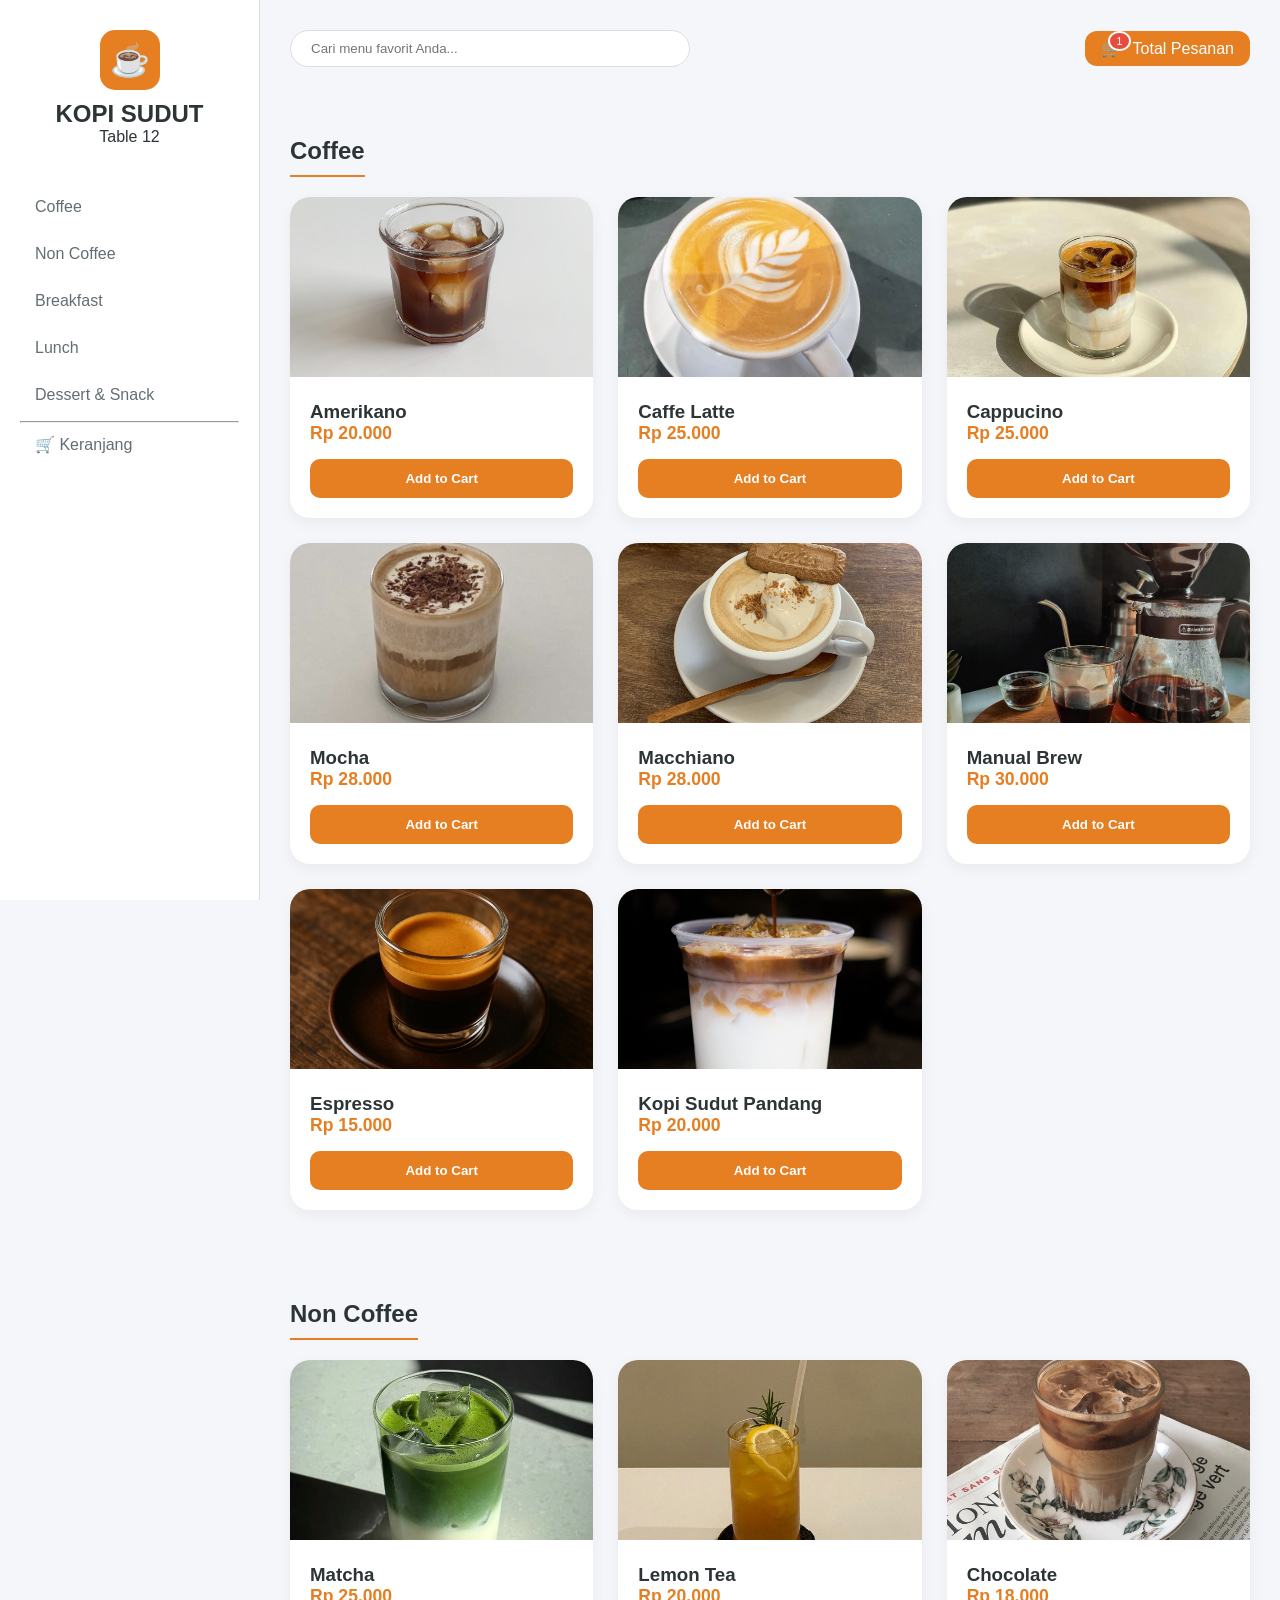
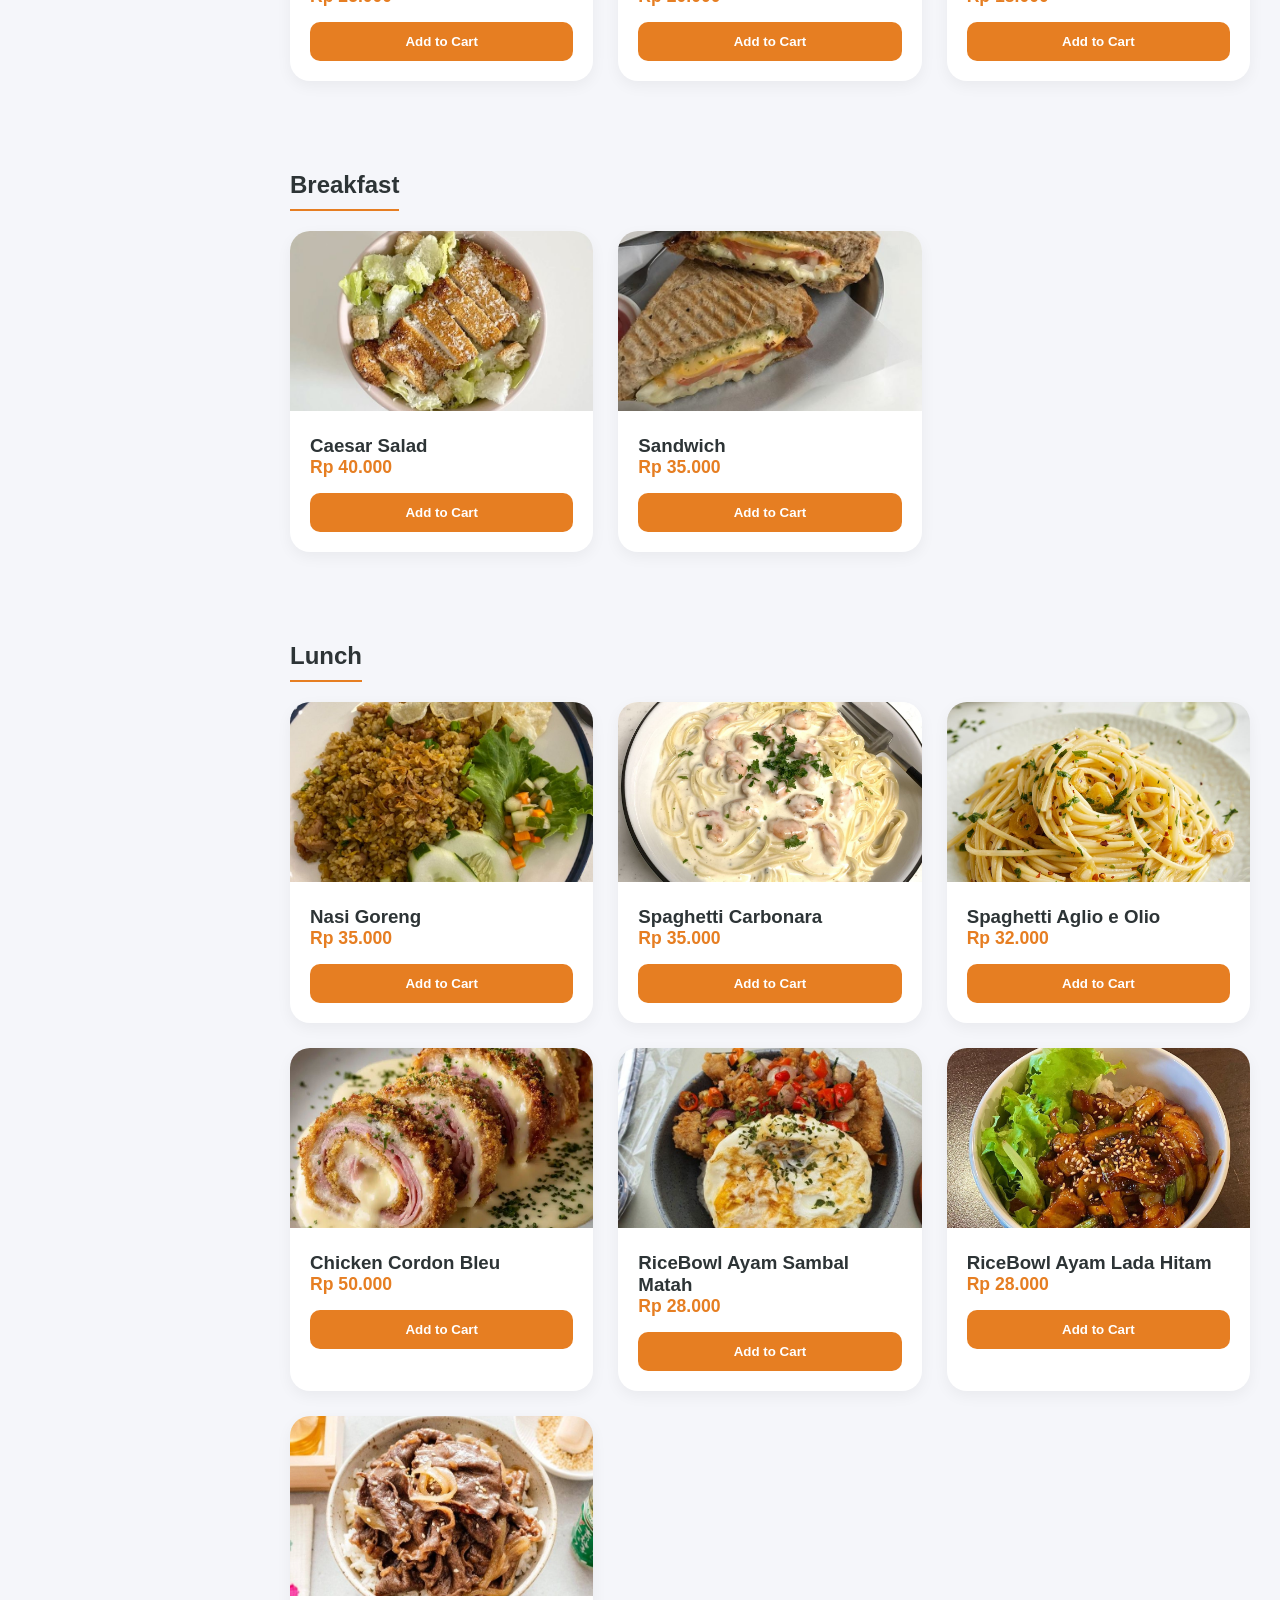
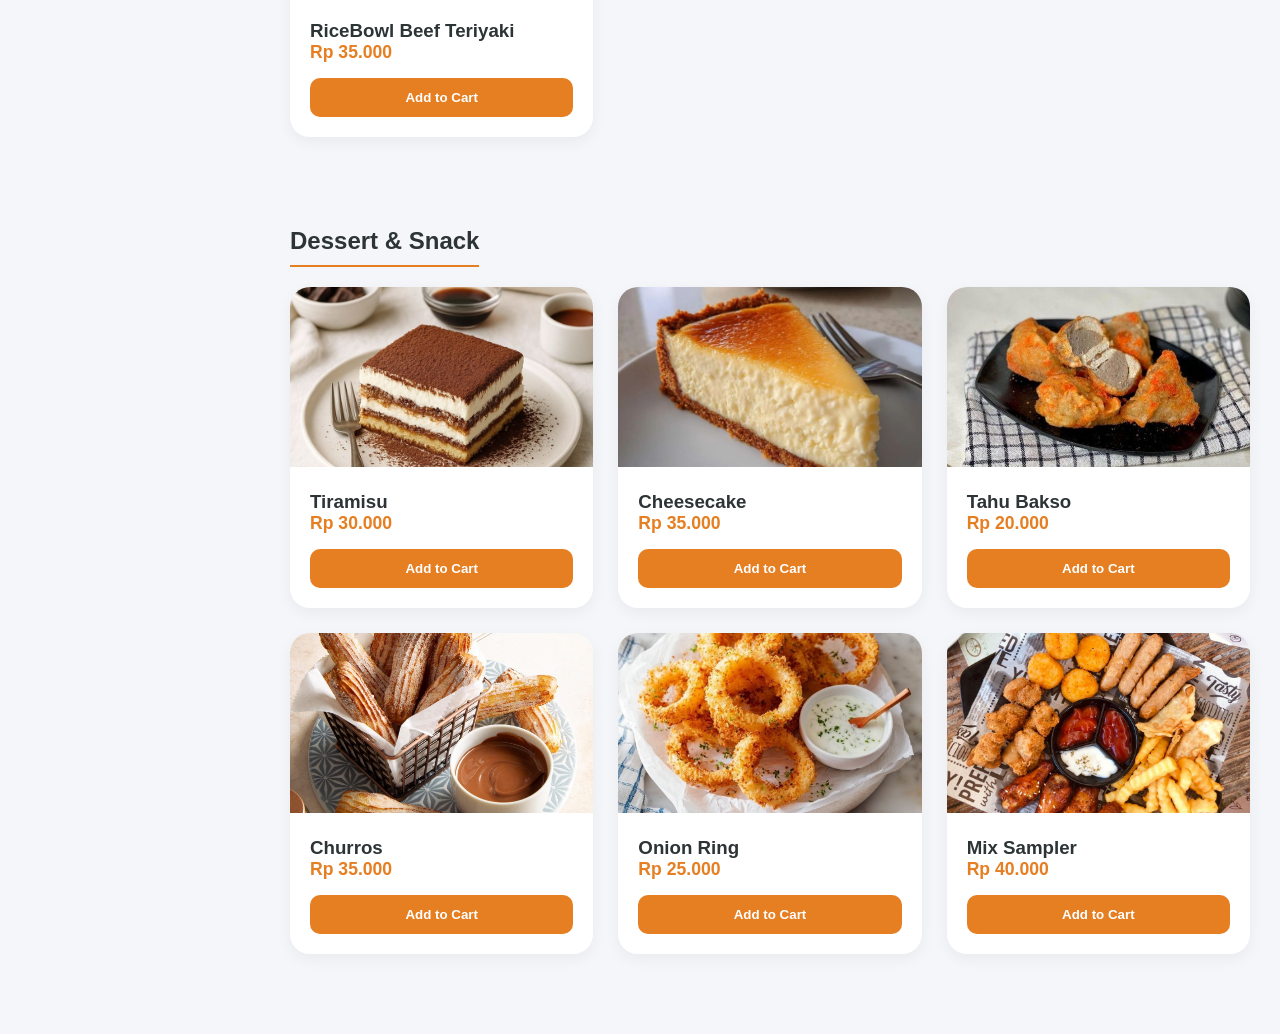
<file: index.html>
<!DOCTYPE html>
<html lang="id">
<head>
    <meta charset="UTF-8">
    <meta name="viewport" content="width=device-width, initial-scale=1.0">
    <title>KOPI SUDUT - Desktop Menu</title>
    <link rel="stylesheet" href="css/style.css">
</head>
<body>
    <div class="desktop-wrapper">
        <aside class="sidebar">
            <div class="brand-section">
                <div class="icon-cafe">☕</div>
                <h2>KOPI SUDUT</h2>
                <p>Table 12</p>
            </div>
            <nav class="side-nav">
                <a href="#coffee">Coffee</a>
                <a href="#Non Coffee">Non Coffee</a>
                <a href="#breakfast">Breakfast</a>
                <a href="#lunch">Lunch</a>
                <a href="#dessert">Dessert & Snack</a>
                <hr>
                <a href="cart.html">🛒 Keranjang</a>
            </nav>
        </aside>

        <div class="main-content">
            <header class="top-bar">
                <div class="search-bar">
                    <input type="text" placeholder="Cari menu favorit Anda...">
                </div>
                <div class="user-actions">
                    <a href="cart.html" class="cart-btn">
                        <div class="cart-icon-wrapper">
                            <span>🛒</span>
                            <span class="badge-count">1</span>
                        </div>
                        <span class="cart-text">Total Pesanan</span>
                    </a>
                </div>
            </header>

            <main>
                <header class="section-header">
                    <h2 id="coffee">Coffee</h2>
                </header>
                <section class="product-grid">
                    <article class="card"><img src="img/amerikano.jpg" alt="Amerikano"><div class="card-body"><h3>Amerikano</h3><span class="price">Rp 20.000</span><button class="btn-primary">Add to Cart</button></div></article>
                    <article class="card"><img src="img/cafelatte.jpg" alt="Caffe Latte"><div class="card-body"><h3>Caffe Latte</h3><span class="price">Rp 25.000</span><button class="btn-primary">Add to Cart</button></div></article>
                    <article class="card"><img src="img/cappucinno.jpg" alt="Cappucino"><div class="card-body"><h3>Cappucino</h3><span class="price">Rp 25.000</span><button class="btn-primary">Add to Cart</button></div></article>
                    <article class="card"><img src="img/mocha.jpg" alt="Mocha"><div class="card-body"><h3>Mocha</h3><span class="price">Rp 28.000</span><button class="btn-primary">Add to Cart</button></div></article>
                    <article class="card"><img src="img/lotuslatte.jpg" alt="Macchiano"><div class="card-body"><h3>Macchiano</h3><span class="price">Rp 28.000</span><button class="btn-primary">Add to Cart</button></div></article>
                    <article class="card"><img src="img/manualbrew.jpg" alt="Manual Brew"><div class="card-body"><h3>Manual Brew</h3><span class="price">Rp 30.000</span><button class="btn-primary">Add to Cart</button></div></article>
                    <article class="card"><img src="img/espresso.jpg" alt="Espresso"><div class="card-body"><h3>Espresso</h3><span class="price">Rp 15.000</span><button class="btn-primary">Add to Cart</button></div></article>
                    <article class="card"><img src="img/kopisudut.jpg" alt="Kopi Sudut"><div class="card-body"><h3>Kopi Sudut Pandang</h3><span class="price">Rp 20.000</span><button class="btn-primary">Add to Cart</button></div></article>
                </section>

                <header class="section-header">
                    <h2 id="Non Coffee">Non Coffee</h2>
                </header>
                <section class="product-grid">
                    <article class="card"><img src="img/matchalatte.jpg" alt="Matcha"><div class="card-body"><h3>Matcha</h3><span class="price">Rp 25.000</span><button class="btn-primary">Add to Cart</button></div></article>
                    <article class="card"><img src="img/lemontea.jpg" alt="Lemon Tea"><div class="card-body"><h3>Lemon Tea</h3><span class="price">Rp 20.000</span><button class="btn-primary">Add to Cart</button></div></article>
                    <article class="card"><img src="img/chocolate.jpg" alt="Chocolate"><div class="card-body"><h3>Chocolate</h3><span class="price">Rp 18.000</span><button class="btn-primary">Add to Cart</button></div></article>
                </section>

                <header class="section-header">
                    <h2 id="breakfast">Breakfast</h2>
                </header>
                <section class="product-grid">
                    <article class="card"><img src="img/caesarsalad.jpg" alt="Caesar Salad"><div class="card-body"><h3>Caesar Salad</h3><span class="price">Rp 40.000</span><button class="btn-primary">Add to Cart</button></div></article>
                    <article class="card"><img src="img/sandwich.jpg" alt="Sandwich"><div class="card-body"><h3>Sandwich</h3><span class="price">Rp 35.000</span><button class="btn-primary">Add to Cart</button></div></article>
                </section>

                <header class="section-header">
                    <h2 id="lunch">Lunch</h2>
                </header>
                <section class="product-grid">
                    <article class="card"><img src="img/nasigoreng.jpg" alt="Nasi Goreng"><div class="card-body"><h3>Nasi Goreng</h3><span class="price">Rp 35.000</span><button class="btn-primary">Add to Cart</button></div></article>
                    <article class="card"><img src="img/pastacarbonara.jpg" alt="Spaghetti Carbonara"><div class="card-body"><h3>Spaghetti Carbonara</h3><span class="price">Rp 35.000</span><button class="btn-primary">Add to Cart</button></div></article>
                    <article class="card"><img src="img/aglio.jpg" alt="Spaghetti Aglio e Olio"><div class="card-body"><h3>Spaghetti Aglio e Olio</h3><span class="price">Rp 32.000</span><button class="btn-primary">Add to Cart</button></div></article>
                    <article class="card"><img src="img/cordonbleu.jpg" alt="Chicken Cordon Bleu"><div class="card-body"><h3>Chicken Cordon Bleu</h3><span class="price">Rp 50.000</span><button class="btn-primary">Add to Cart</button></div></article>
                    <article class="card"><img src="img/rbmatah.jpg" alt="Ricebowl Ayam Sambal Matah"><div class="card-body"><h3>RiceBowl Ayam Sambal Matah</h3><span class="price">Rp 28.000</span><button class="btn-primary">Add to Cart</button></div></article>
                    <article class="card"><img src="img/rblada.jpg" alt="Ricebowl Ayam Lada Hitam"><div class="card-body"><h3>RiceBowl Ayam Lada Hitam</h3><span class="price">Rp 28.000</span><button class="btn-primary">Add to Cart</button></div></article>
                    <article class="card"><img src="img/rbbeef.jpg" alt="Ricebowl Beef Teriyaki"><div class="card-body"><h3>RiceBowl Beef Teriyaki</h3><span class="price">Rp 35.000</span><button class="btn-primary">Add to Cart</button></div></article>
                </section>

                <header class="section-header">
                    <h2 id="dessert">Dessert & Snack</h2>
                </header>
                <section class="product-grid">
                    <article class="card"><img src="img/tiramisu.jpg" alt="Tiramisu"><div class="card-body"><h3>Tiramisu</h3><span class="price">Rp 30.000</span><button class="btn-primary">Add to Cart</button></div></article>
                    <article class="card"><img src="img/cheesecake.jpg" alt="Cheesecake"><div class="card-body"><h3>Cheesecake</h3><span class="price">Rp 35.000</span><button class="btn-primary">Add to Cart</button></div></article>
                    <article class="card"><img src="img/tahubakso.jpg" alt="Tahu Bakso"><div class="card-body"><h3>Tahu Bakso</h3><span class="price">Rp 20.000</span><button class="btn-primary">Add to Cart</button></div></article>
                    <article class="card"><img src="img/churros.jpg" alt="Churros"><div class="card-body"><h3>Churros</h3><span class="price">Rp 35.000</span><button class="btn-primary">Add to Cart</button></div></article>
                    <article class="card"><img src="img/onionring.jpg" alt="Onion Ring"><div class="card-body"><h3>Onion Ring</h3><span class="price">Rp 25.000</span><button class="btn-primary">Add to Cart</button></div></article>
                    <article class="card"><img src="img/mixsampler.jpg" alt="Mix Sampler"><div class="card-body"><h3>Mix Sampler</h3><span class="price">Rp 40.000</span><button class="btn-primary">Add to Cart</button></div></article>
                </section>
            </main>
        </div>
    </div>
</body>
</html>
</file>
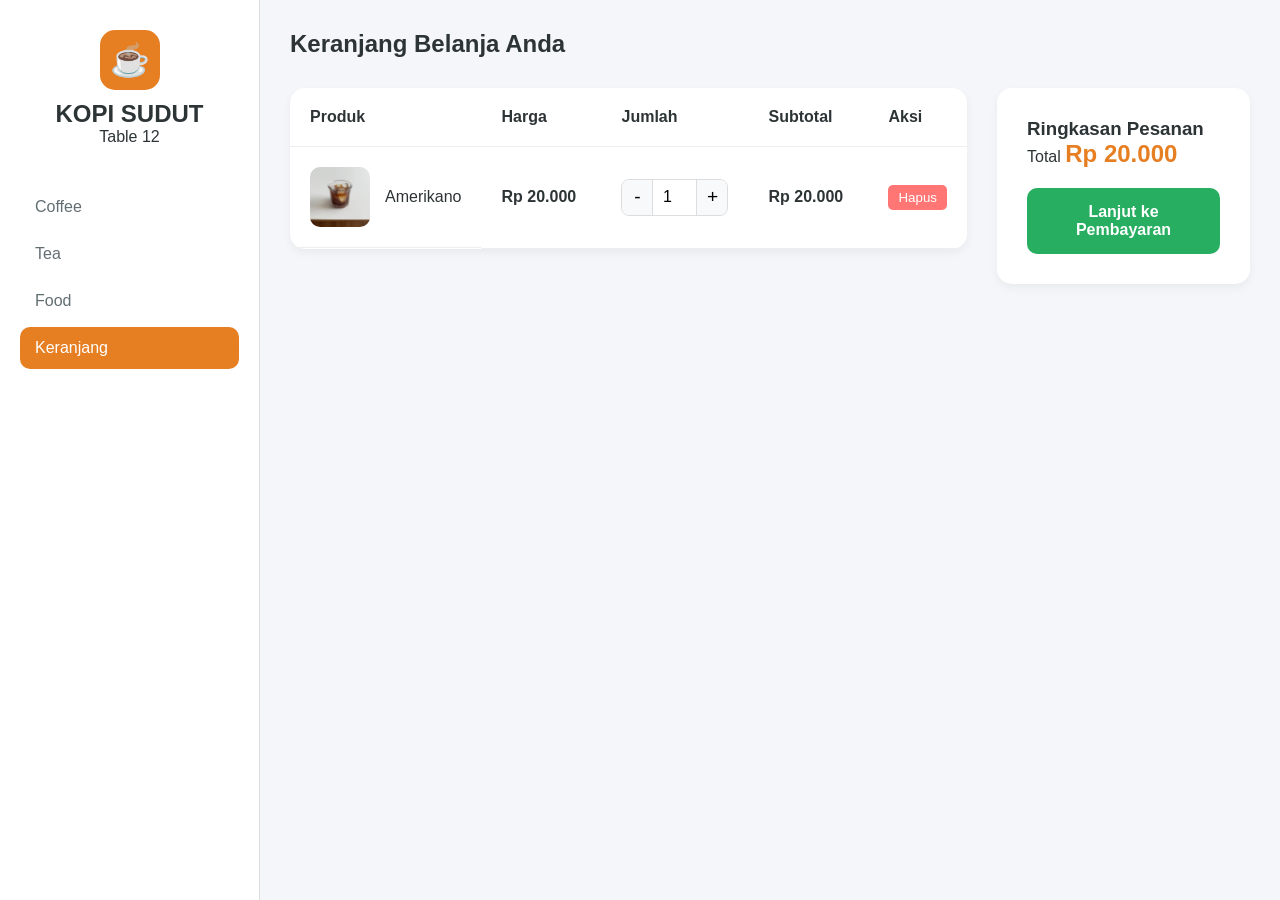
<file: cart.html>
<!DOCTYPE html>
<html lang="id">
<head>
    <meta charset="UTF-8">
    <meta name="viewport" content="width=device-width, initial-scale=1.0">
    <title>KOPI SUDUT - Keranjang Belanja</title>
    <link rel="stylesheet" href="css/style.css">
</head>
<body>
    <div class="desktop-wrapper">
        <aside class="sidebar">
            <div class="brand-section">
                <div class="icon-cafe">☕</div>
                <h2>KOPI SUDUT</h2>
                <p>Table 12</p>
            </div>
            <nav class="side-nav">
                <a href="index.html">Coffee</a>
                <a href="index.html#tea">Tea</a>
                <a href="index.html#food">Food</a>
                <a href="#" class="active">Keranjang</a>
            </nav>
        </aside>

        <main class="main-content">
            <header class="top-bar">
                <h2>Keranjang Belanja Anda</h2>
            </header>

            <section class="cart-table-container">
                <table class="cart-table">
                    <thead>
                        <tr>
                            <th>Produk</th>
                            <th>Harga</th>
                            <th>Jumlah</th>
                            <th>Subtotal</th>
                            <th>Aksi</th>
                        </tr>
                    </thead>
                    <tbody>
                        <tr>
                            <td class="product-cell">
                                <img src="img/amerikano.jpg" alt="Amerikano">
                                <span>Amerikano</span>
                            </td>
                            <td>Rp 20.000</td>
                            <td>
                                <div class="qty-stepper">
                                    <button type="button">-</button>
                                    <input type="number" value="1" min="1">
                                    <button type="button">+</button>
                                </div>
                            </td>
                            <td>Rp 20.000</td>
                            <td><button class="btn-remove">Hapus</button></td>
                        </tr>
                    </tbody>
                </table>

                <div class="cart-summary-box">
                    <h3>Ringkasan Pesanan</h3>
                    <div class="summary-item">
                        <span>Total</span>
                        <span class="total-price">Rp 20.000</span>
                    </div>
                    <a href="checkout.html" class="btn-confirm-final" style="text-decoration: none; display: block; text-align: center;">Lanjut ke Pembayaran</a>
                </div>
            </section>
        </main>
    </div>
</body>
</html>
</file>
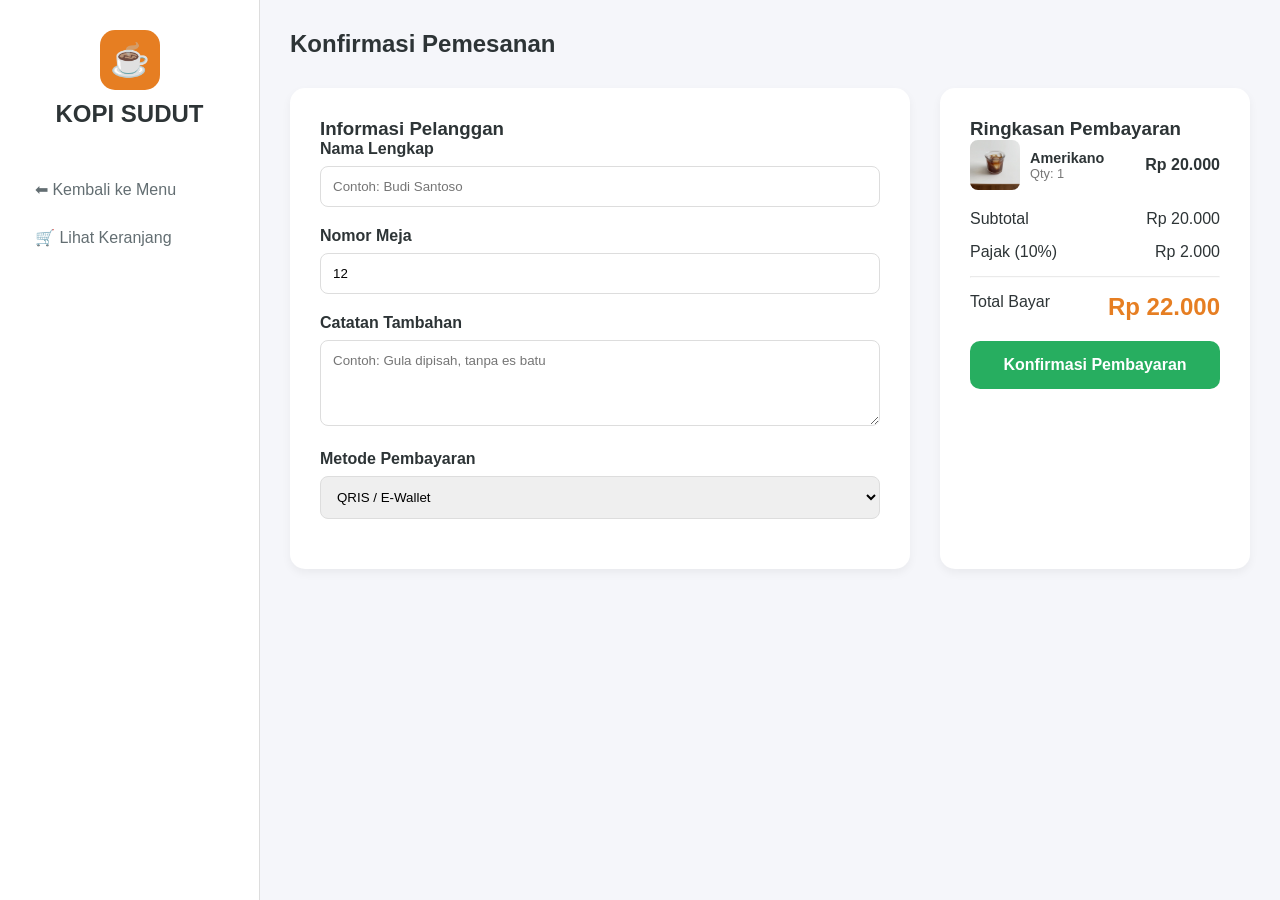
<file: checkout.html>
<!DOCTYPE html>
<html lang="id">
<head>
    <meta charset="UTF-8">
    <meta name="viewport" content="width=device-width, initial-scale=1.0">
    <title>KOPI SUDUT- Checkout</title>
    <link rel="stylesheet" href="css/style.css">
</head>
<body>
    <div class="desktop-wrapper">
        <aside class="sidebar">
            <div class="brand-section">
                <div class="icon-cafe">☕</div>
                <h2>KOPI SUDUT</h2>
            </div>
            <nav class="side-nav">
                <a href="index.html">⬅ Kembali ke Menu</a>
                <a href="cart.html">🛒 Lihat Keranjang</a>
            </nav>
        </aside>

        <main class="main-content">
            <header class="top-bar">
                <h2>Konfirmasi Pemesanan</h2>
            </header>

            <div class="checkout-grid">
                <section class="checkout-form">
                    <form action="#">
                        <h3>Informasi Pelanggan</h3>
                        <div class="form-group">
                            <label for="name">Nama Lengkap</label>
                            <input type="text" id="name" placeholder="Contoh: Budi Santoso" required>
                        </div>
                        <div class="form-group">
                            <label for="table">Nomor Meja</label>
                            <input type="number" id="table" value="12" readonly>
                        </div>
                        <div class="form-group">
                            <label for="notes">Catatan Tambahan</label>
                            <textarea id="notes" rows="4" placeholder="Contoh: Gula dipisah, tanpa es batu"></textarea>
                        </div>
                        <div class="form-group">
                            <label>Metode Pembayaran</label>
                            <select id="payment-method-selector">
                                <option value="qris">QRIS / E-Wallet</option>
                                <option value="mbanking">M-Banking (Transfer Bank)</option>
                                <option value="kasir">Bayar di Kasir (Tunai)</option>
                            </select>
                        </div>
                    </form>
                </section>

                <section class="order-preview">
                    <h3>Ringkasan Pembayaran</h3>
                    
                    <div class="preview-item" style="align-items: center; margin-bottom: 20px;">
                        <img src="img/amerikano.jpg" alt="Amerikano" style="width: 50px; height: 50px; border-radius: 8px; object-fit: cover; margin-right: 10px;">
                        <div style="flex: 1;">
                            <p style="font-weight: bold; font-size: 0.9rem;">Amerikano</p>
                            <p style="font-size: 0.8rem; color: #777;">Qty: 1</p>
                        </div>
                        <span style="font-weight: bold;">Rp 20.000</span>
                    </div>

                    <div class="preview-item">
                        <span>Subtotal</span>
                        <span>Rp 20.000</span>
                    </div>
                    <div class="preview-item">
                        <span>Pajak (10%)</span>
                        <span>Rp 2.000</span>
                    </div>
                    <hr style="margin-bottom: 15px; opacity: 0.2;">
                    <div class="preview-item total">
                        <span>Total Bayar</span>
                        <span>Rp 22.000</span>
                    </div>
                    
                    <a href="status.html" class="btn-confirm-final" style="text-decoration: none; display: block; text-align: center;">Konfirmasi Pembayaran</a>
                </section>
            </div>
        </main>
    </div>
</body>
</html>
</file>
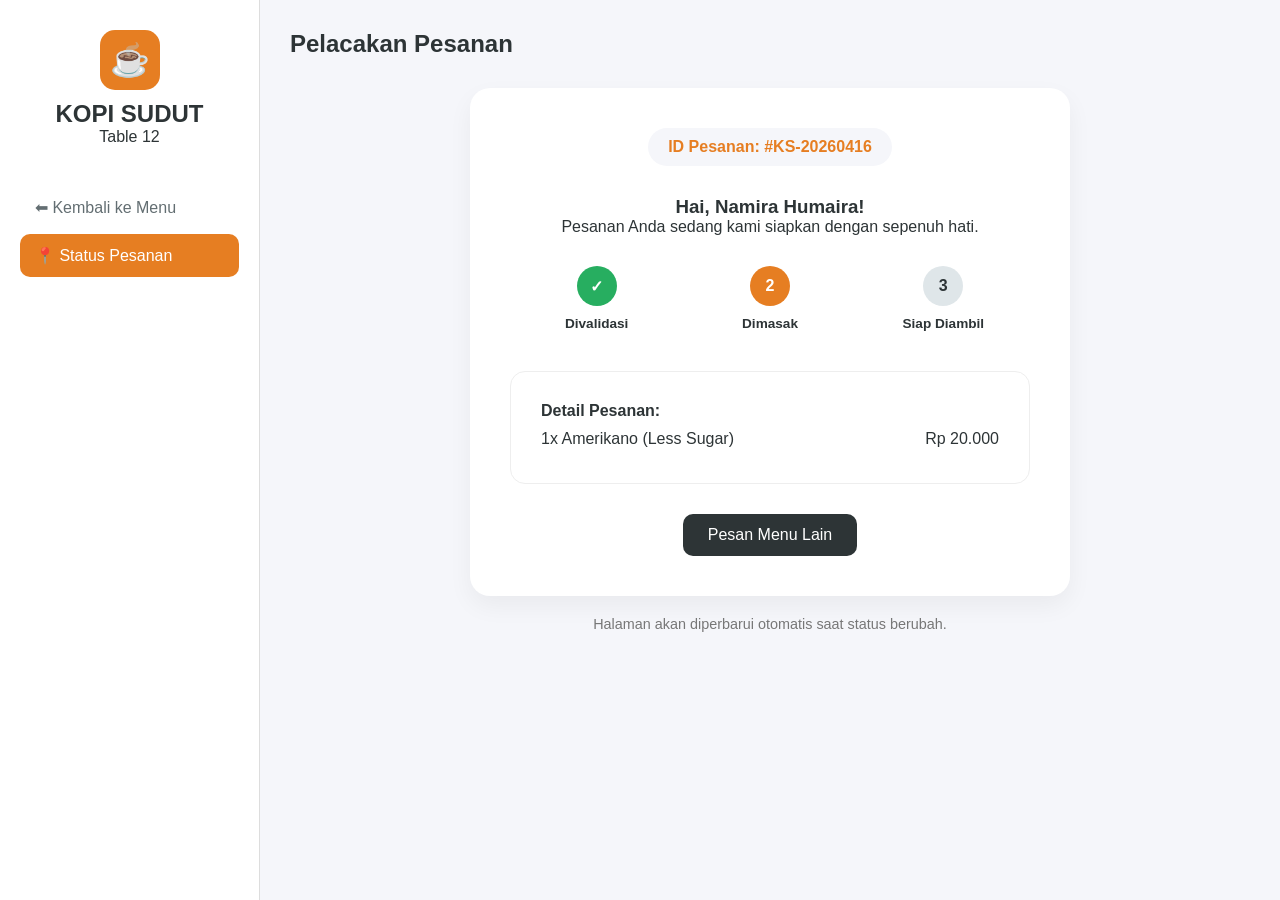
<file: status.html>
<!DOCTYPE html>
<html lang="id">
<head>
    <meta charset="UTF-8">
    <meta name="viewport" content="width=device-width, initial-scale=1.0">
    <title>KOPI SUDUT - Status Pesanan</title>
    <link rel="stylesheet" href="css/style.css">
    <style>
        /* CSS Tambahan khusus untuk visualisasi status */
        .status-container {
            max-width: 600px;
            margin: 0 auto;
            text-align: center;
        }
        .status-card {
            background: white;
            padding: 40px;
            border-radius: 20px;
            box-shadow: 0 10px 25px rgba(0,0,0,0.05);
            margin-top: 20px;
        }
        .order-id {
            background: var(--light-bg);
            padding: 10px 20px;
            border-radius: 50px;
            display: inline-block;
            font-weight: bold;
            color: var(--primary-color);
            margin-bottom: 30px;
        }
        .stepper-status {
            display: flex;
            justify-content: space-between;
            position: relative;
            margin-bottom: 40px;
        }
        .stepper-item {
            flex: 1;
            position: relative;
            z-index: 1;
        }
        .step-counter {
            width: 40px;
            height: 40px;
            border-radius: 50%;
            background: #dfe6e9;
            margin: 0 auto 10px;
            display: flex;
            align-items: center;
            justify-content: center;
            font-weight: bold;
        }
        .stepper-item.completed .step-counter { background: var(--success); color: white; }
        .stepper-item.active .step-counter { background: var(--primary-color); color: white; }
        
        .status-label { font-size: 0.85rem; font-weight: 600; }
        
        .btn-home {
            display: inline-block;
            margin-top: 30px;
            padding: 12px 25px;
            background: var(--dark-color);
            color: white;
            text-decoration: none;
            border-radius: 10px;
            transition: 0.3s;
        }
        .btn-home:hover { opacity: 0.8; }
    </style>
</head>
<body>
    <div class="desktop-wrapper">
        <aside class="sidebar">
            <div class="brand-section">
                <div class="icon-cafe">☕</div>
                <h2>KOPI SUDUT</h2>
                <p>Table 12</p>
            </div>
            <nav class="side-nav">
                <a href="index.html">⬅ Kembali ke Menu</a>
                <a href="#" class="active">📍 Status Pesanan</a>
            </nav>
        </aside>

        <main class="main-content">
            <header class="top-bar">
                <h2>Pelacakan Pesanan</h2>
            </header>

            <section class="status-container">
                <div class="status-card">
                    <span class="order-id">ID Pesanan: #KS-20260416</span>
                    <h3>Hai, Namira Humaira!</h3>
                    <p style="margin-bottom: 30px;">Pesanan Anda sedang kami siapkan dengan sepenuh hati.</p>

                    <div class="stepper-status">
                        <div class="stepper-item completed">
                            <div class="step-counter">✓</div>
                            <div class="status-label">Divalidasi</div>
                        </div>
                        <div class="stepper-item active">
                            <div class="step-counter">2</div>
                            <div class="status-label">Dimasak</div>
                        </div>
                        <div class="stepper-item">
                            <div class="step-counter">3</div>
                            <div class="status-label">Siap Diambil</div>
                        </div>
                    </div>

                    <div class="order-preview" style="text-align: left; box-shadow: none; border: 1px solid #eee;">
                        <p><strong>Detail Pesanan:</strong></p>
                        <ul style="list-style: none; padding: 0; margin-top: 10px;">
                            <li style="display: flex; justify-content: space-between; margin-bottom: 5px;">
                                <span>1x Amerikano (Less Sugar)</span>
                                <span>Rp 20.000</span>
                            </li>
                        </ul>
                    </div>

                    <a href="index.html" class="btn-home">Pesan Menu Lain</a>
                </div>
                <p style="margin-top: 20px; color: #777; font-size: 0.9rem;">Halaman akan diperbarui otomatis saat status berubah.</p>
            </section>
        </main>
    </div>
</body>
</html>
</file>
<file: css/style.css>
:root {
    --primary-color: #e67e22;
    --dark-color: #2d3436;
    --light-bg: #f5f6fa;
    --white: #ffffff;
    --danger: #e74c3c;
    --success: #27ae60;
}
* { 
    margin: 0; padding: 0; 
    box-sizing: border-box; 
    font-family: 'Segoe UI', Tahoma, Geneva, Verdana, sans-serif; 
}
html { scroll-behavior: smooth; }
body { background-color: var(--light-bg); color: var(--dark-color); }
.desktop-wrapper { display: flex; min-height: 100vh; }
.sidebar {
    width: 260px;
    background: var(--white);
    padding: 30px 20px;
    border-right: 1px solid #ddd;
    position: fixed;
    height: 100vh;
}
.brand-section { text-align: center; margin-bottom: 40px; }
.icon-cafe { 
    background: var(--primary-color); color: white; 
    font-size: 2rem; width: 60px; height: 60px; 
    line-height: 60px; border-radius: 15px; margin: 0 auto 10px;
}
.side-nav a {
    display: block; padding: 12px 15px; text-decoration: none;
    color: #636e72; border-radius: 10px; margin-bottom: 5px; transition: 0.3s;
}
.side-nav a.active, .side-nav a:hover {
    background: var(--primary-color); color: white;
}
.main-content { margin-left: 260px; flex: 1; padding: 30px; }
.top-bar {
    display: flex; justify-content: space-between; align-items: center;
    margin-bottom: 30px;
}
.search-bar input {
    padding: 10px 20px; width: 400px; border: 1px solid #ddd; border-radius: 25px;
}
.section-header {
    margin: 40px 0 20px 0;
    padding-bottom: 10px;
    border-bottom: 2px solid var(--primary-color);
    display: inline-block;
}
.product-grid {
    display: grid;
    grid-template-columns: repeat(auto-fill, minmax(280px, 1fr));
    gap: 25px;
    margin-bottom: 50px;
}
.card {
    background: var(--white); border-radius: 20px; overflow: hidden;
    transition: transform 0.3s; box-shadow: 0 5px 15px rgba(0,0,0,0.05);
}
.card:hover { transform: translateY(-10px); }
.card img {
    width: 100%; height: 180px;
    object-fit: cover; border-radius: 15px 15px 0 0;
}
.card-body { padding: 20px; }
.card-title { display: flex; justify-content: space-between; align-items: center; margin-bottom: 10px; }
.price { color: var(--primary-color); font-weight: bold; font-size: 1.1rem; white-space: nowrap; }
.btn-primary {
    width: 100%; padding: 12px; border: none; background: var(--primary-color);
    color: white; border-radius: 10px; cursor: pointer; font-weight: bold; margin-top: 15px;
}
.cart-table-container { display: flex; gap: 30px; align-items: flex-start; }
.cart-table {
    flex: 2; background: white; border-collapse: collapse;
    border-radius: 15px; overflow: hidden; box-shadow: 0 4px 10px rgba(0,0,0,0.05);
}
.cart-table th, .cart-table td { padding: 20px; text-align: left; border-bottom: 1px solid #eee; }
.cart-table td:nth-child(2), .cart-table td:nth-child(4) { min-width: 120px; font-weight: bold; }
.product-cell { display: flex; align-items: center; gap: 15px; }
.product-cell img { width: 60px; height: 60px; border-radius: 10px; object-fit: cover; }
.checkout-grid { display: grid; grid-template-columns: 2fr 1fr; gap: 30px; }
.checkout-form, .order-preview, .cart-summary-box {
    background: white; padding: 30px; border-radius: 15px; box-shadow: 0 4px 10px rgba(0,0,0,0.05);
}
.form-group { margin-bottom: 20px; }
.form-group label { display: block; margin-bottom: 8px; font-weight: bold; }
.form-group input, .form-group textarea, .form-group select {
    width: 100%; padding: 12px; border: 1px solid #ddd; border-radius: 8px;
}
.total-price, .preview-item.total span:last-child {
    color: var(--primary-color); font-size: 1.5rem; font-weight: 800;
}
.preview-item { display: flex; justify-content: space-between; margin-bottom: 15px; }
.btn-confirm-final {
    width: 100%; padding: 15px; background: var(--success);
    color: white; border: none; border-radius: 10px; font-weight: bold;
    cursor: pointer; margin-top: 20px;
}
.btn-remove { background: #ff7675; color: white; border: none; padding: 5px 10px; border-radius: 5px; cursor: pointer; }
.qty-stepper { display: flex; align-items: center; border: 1px solid #ddd; border-radius: 8px; width: fit-content; overflow: hidden; }
.qty-stepper button { background: #f8f9fa; border: none; width: 30px; height: 35px; cursor: pointer; font-size: 1.2rem; }
.qty-stepper input { width: 45px; height: 35px; text-align: center; border: none; border-left: 1px solid #ddd; border-right: 1px solid #ddd; font-size: 1rem; }
.user-actions { display: flex; align-items: center; }
.cart-btn {
    display: flex; align-items: center; background-color: var(--primary-color);
    color: white; text-decoration: none; padding: 8px 16px; border-radius: 12px; transition: all 0.3s ease;
}
.cart-icon-wrapper { position: relative; margin-right: 12px; }
.badge-count {
    position: absolute; top: -8px; right: -10px; background-color: var(--danger);
    color: white; font-size: 0.7rem; padding: 2px 6px; border-radius: 50%; border: 2px solid white;
}
</file>
